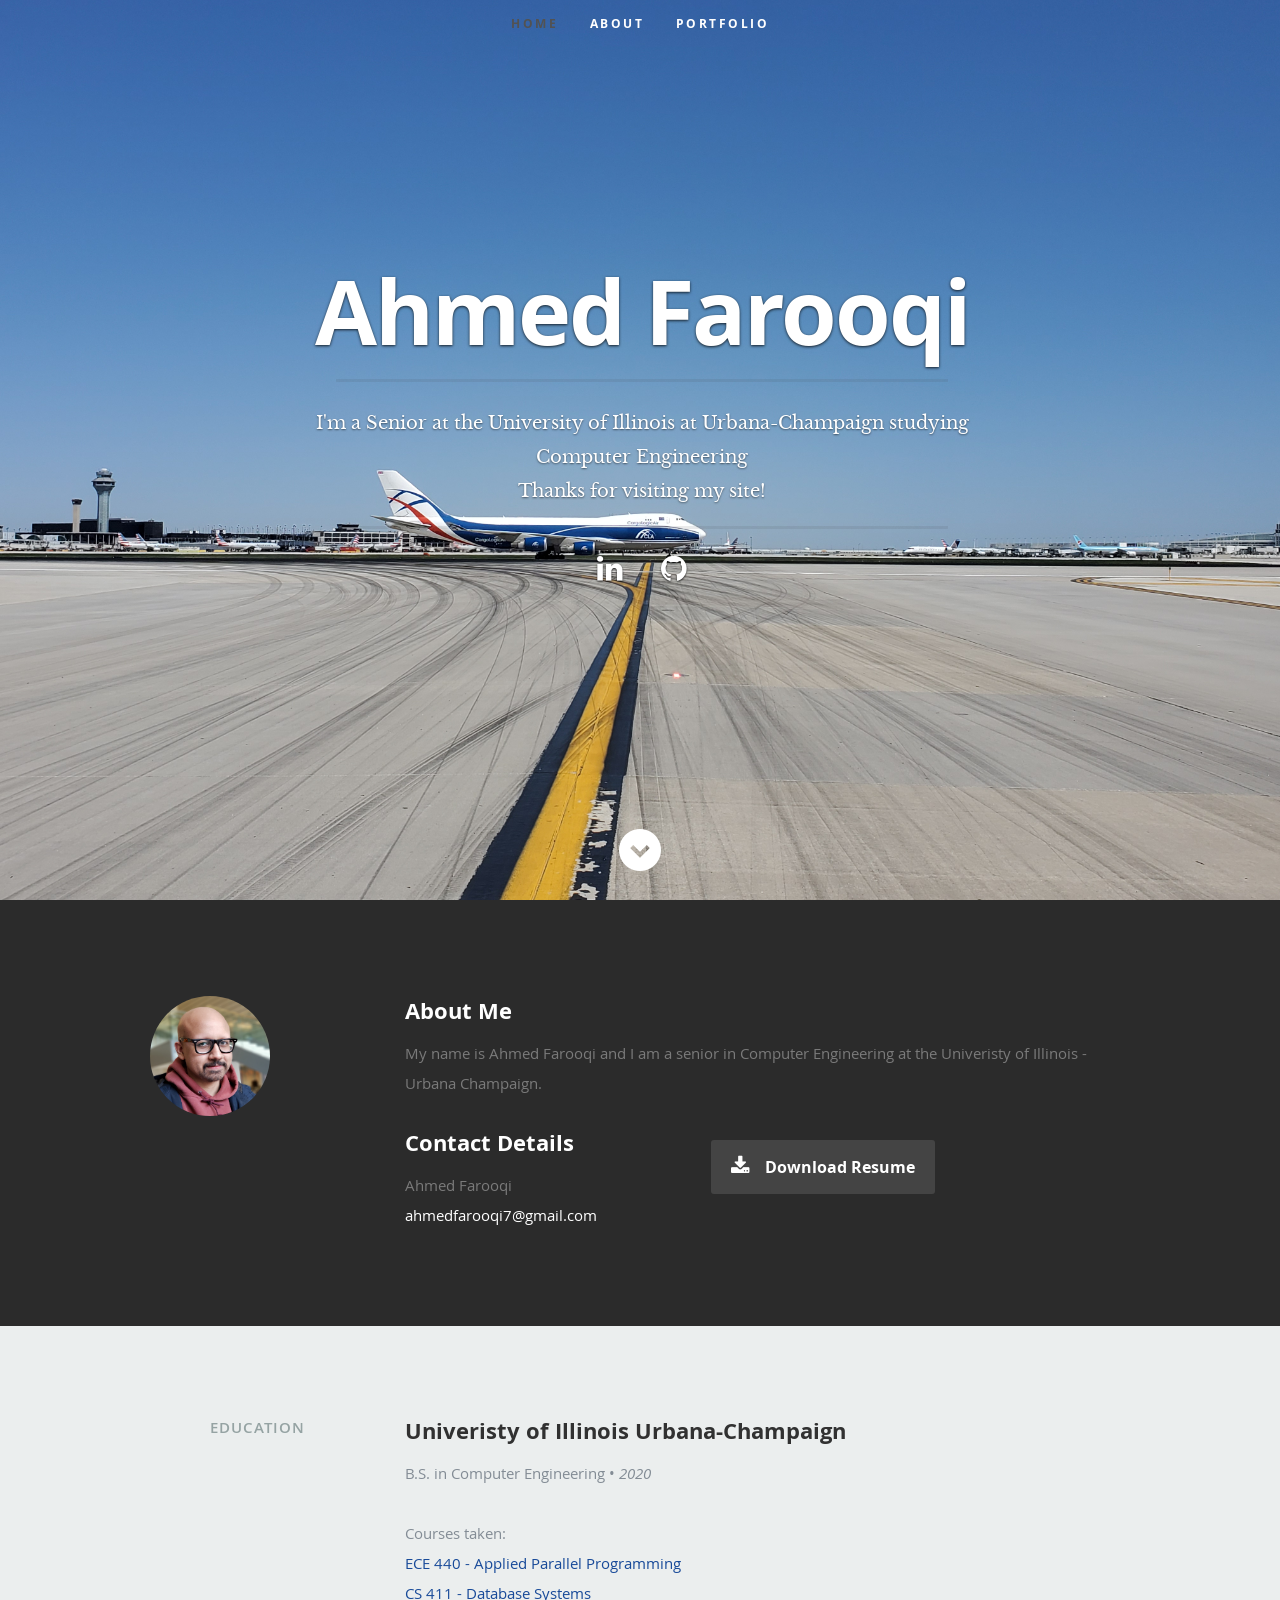
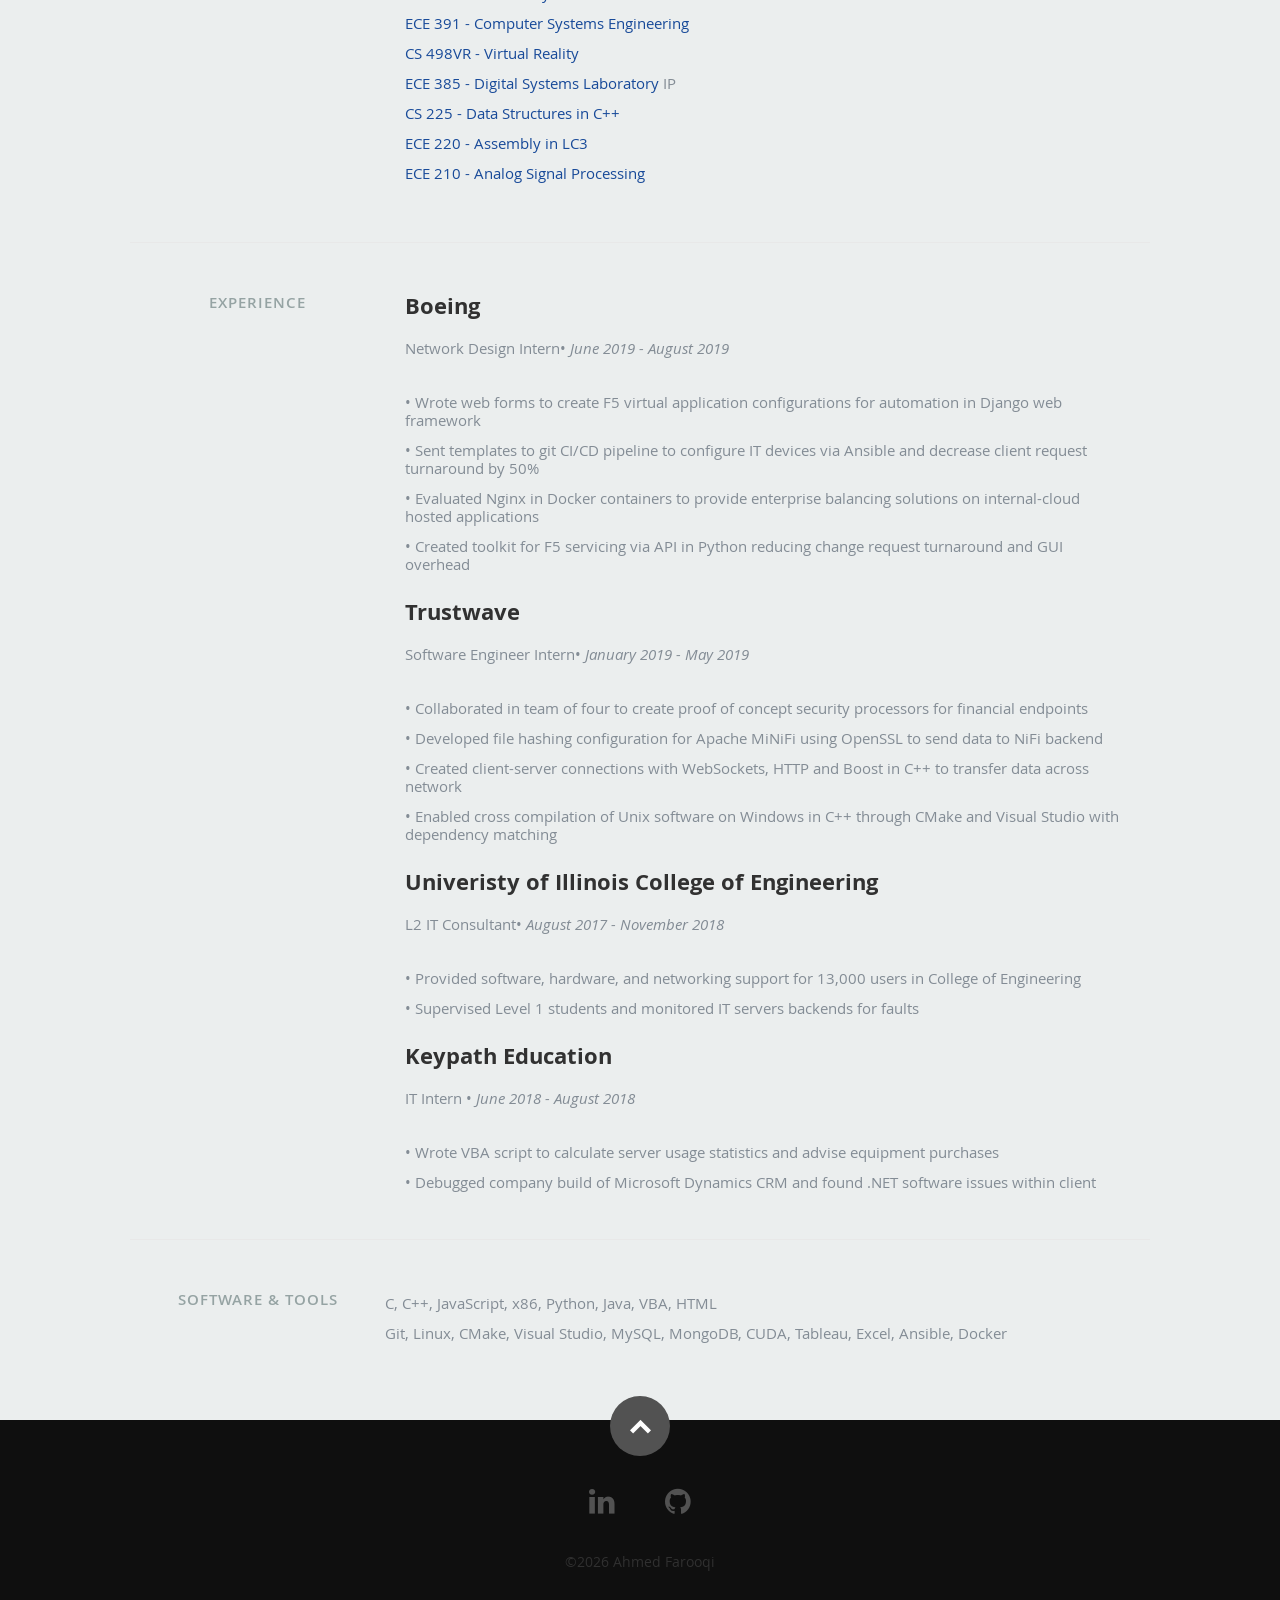
<file: index.html>
<!DOCTYPE html>

<html class="no-js" lang="en">
<head>
   
   <!--- Basic Page Needs
   ================================================== -->
   <meta charset="utf-8">
	<title>Ahmed Farooqi</title>
	<meta name="author" content="Ahmed Farooqi">

   <!-- Mobile Specific Metas
   ================================================== -->
	<meta name="viewport" content="width=device-width, initial-scale=1, maximum-scale=1">

	<!-- CSS
    ================================================== -->
   <link rel="stylesheet" href="css/default.css">
	<link rel="stylesheet" href="css/layout.css">
   <link rel="stylesheet" href="css/media-queries.css">
   <link rel="stylesheet" href="css/magnific-popup.css">

   <!-- Script
   ================================================== -->
	<script src="js/modernizr.js"></script>

   <!-- Favicons
	================================================== -->
   <link rel="shortcut icon" href="favicon.png" >
   
   <!-- Google Analytics
	================================================== -->
   <script async src="https://www.googletagmanager.com/gtag/js?id=UA-117464616-1"></script>
   <script>
      window.dataLayer = window.dataLayer || [];
      function gtag(){dataLayer.push(arguments);}
      gtag('js', new Date());
      gtag('config', 'UA-117464616-1');
   </script>

   <script>
      var captureOutboundLink = function(url) {
         ga('send', 'event', 'outbound', 'click', url, {
         'transport': 'beacon',
         'hitCallback': function(){document.location = url;}
         });
      }
   </script>

</head>

<body>

   <!-- Header
   ================================================== -->
   <header id="home">

      <nav id="nav-wrap">

         <a class="mobile-btn" href="#nav-wrap" title="Show navigation">Show navigation</a>
	      <a class="mobile-btn" href="#" title="Hide navigation">Hide navigation</a>

         <ul id="nav" class="nav">
            <li class="current"><a class="smoothscroll" href="#home">Home</a></li>
            <li><a class="smoothscroll" href="#about">About</a></li>
            <li><a class="smoothscroll" href="#portfolio">Portfolio</a></li>
				<!-- <ul class="social"> -->
    	        	<!-- <li><a href="https://www.linkedin.com/in/ahmedfarooqi/"><i class="fa fa-linkedin"></i></a></li> -->
					<!-- <li><a href="https://github.com/ahmedfarooqi"><i class="fa fa-github"></i></a></li> -->
            <!-- </ul> -->

			 
         </ul> <!-- end #nav -->

      </nav> <!-- end #nav-wrap -->

     <div class="row banner">
        <div class="banner-text">
            <h1 class="responsive-headline">Ahmed Farooqi</h1>
            <hr />
            <h3>
               <span>I'm a Senior at the University of Illinois at Urbana-Champaign studying Computer Engineering</span>
               <br>
               <span>Thanks for visiting my site!</span>
            </h3>
            <hr />
            <ul class="social">
               <li><a href="https://www.linkedin.com/in/ahmedfarooqi/"><i class="fa fa-linkedin"></i></a></li>
				   <li><a href="https://github.com/ahmedfarooqi"><i class="fa fa-github"></i></a></li>
           </ul>
        </div>
     </div>

      <p class="scrolldown">
         <a class="smoothscroll" href="#about"><i class="icon-down-circle"></i></a>
      </p>

   </header> <!-- Header End -->

   <!-- About Section
   ================================================== -->
   <section id="about">

      <div class="row">
         <div class="three columns">
            <img class="profile-pic"  src="images/profilepic.jpg" alt="" />
         </div>
         <div class="nine columns main-col">
            <h2>About Me</h2>
            <p>My name is Ahmed Farooqi and I am a senior in Computer Engineering at the Univeristy of Illinois - Urbana Champaign.</p>
            <div class="row">
               <div class="columns contact-details">
                  <h2>Contact Details</h2>
                  <p class="address">
						   <span>Ahmed Farooqi</span><br>
                     <span><a href="mailto:ahmedfarooqi7@gmail.com">ahmedfarooqi7@gmail.com</a></span>
					   </p>
               </div>
               <div class="columns download">
                  <p>
                     <!-- <a href="https://drive.google.com/file/d/1TG463LygHeCszk4GZvWo2BQZe4X8JQbE/view?usp=sharing" target="_blank" class="button"><i class="fa fa-download"></i>Download Resume</a> -->
                     <a href="https://drive.google.com/file/d/1TG463LygHeCszk4GZvWo2BQZe4X8JQbE/view?usp=sharing" target="_blank" class="button" onclick="captureOutboundLink('https://drive.google.com/file/d/1TG463LygHeCszk4GZvWo2BQZe4X8JQbE/view?usp=sharing'); return false;"><i class="fa fa-download"></i>Download Resume</a>
                  </p>
               </div>
			   </div>
         </div> <!-- end .main-col -->
      </div>

   </section> <!-- About Section End-->


   <!-- Resume Section
   ================================================== -->
   <section id="portfolio">

      <!-- Education
      ----------------------------------------------- -->
      <div class="row education">
         <div class="three columns header-col">
            <h1><span>Education</span></h1>
         </div>
         <div class="nine columns main-col">
            <div class="row item">
               <div class="twelve columns">
                  <h3>Univeristy of Illinois Urbana-Champaign</h3>
                  <p class="info">B.S. in Computer Engineering <span>&bull;</span> <em class="date">2020</em></p>
                  <p>
                     <div>Courses taken:</div>
                     <div><a>ECE 440 - Applied Parallel Programming</a></div>
                     <div><a>CS 411 - Database Systems</a></div>
                     <div><a>ECE 391 - Computer Systems Engineering</a></div>
                     <div><a>CS 498VR - Virtual Reality</a></div>	
                     <div><a>ECE 385 - Digital Systems Laboratory</a><span> IP</span></div>
                     <div><a>CS 225 - Data Structures in C++</a></div>
                     <div><a>ECE 220 - Assembly in LC3</a></div>
                     <div><a>ECE 210 - Analog Signal Processing</a></div>
                  </p>
               </div>
            </div> <!-- item end -->
         </div> <!-- main-col end -->
      </div> <!-- End Education -->


      <!-- Work
      ----------------------------------------------- -->
      <div class="row work">

         <div class="three columns header-col">
            <h1><span>Experience</span></h1>
         </div>
         <div class="nine columns main-col">
			   <div class="row item">
               <div class="twelve columns">
                  <h3>Boeing</h3>
                  <p class="info">Network Design Intern<span>&bull;</span> <em class="date">June 2019 - August 2019</em></p>
                  <ul>
                     <li>• Wrote web forms to create F5 virtual application configurations for automation in Django web framework</li>
                     <li>• Sent templates to git CI/CD pipeline to configure IT devices via Ansible and decrease client request turnaround by 50%</li>
                     <li>• Evaluated Nginx in Docker containers to provide enterprise balancing solutions on internal-cloud hosted applications</li>
                     <li>• Created toolkit for F5 servicing via API in Python reducing change request turnaround and GUI overhead </li>
                  </li>
               </div>
            </div> <!-- item end -->

			   <div class="row item">
               <div class="twelve columns">
                  <h3>Trustwave</h3>
                  <p class="info">Software Engineer Intern<span>&bull;</span> <em class="date">January 2019 - May 2019</em></p>
                  <ul>
                     <li>• Collaborated in team of four to create proof of concept security processors for financial endpoints </li>
                     <li>• Developed file hashing configuration for Apache MiNiFi using OpenSSL to send data to NiFi backend </li>
                     <li>• Created client-server connections with WebSockets, HTTP and Boost in C++ to transfer data across network </li>
                     <li>• Enabled cross compilation of Unix software on Windows in C++ through CMake and Visual Studio with dependency matching</li>
                  </ul>
               </div>
            </div> <!-- item end -->
			 
			   <div class="row item">
               <div class="twelve columns">
                  <h3>Univeristy of Illinois College of Engineering</h3>
                  <p class="info">L2 IT Consultant<span>&bull;</span> <em class="date">August 2017 - November 2018</em></p>
                  <ul>
                     <li>• Provided software, hardware, and networking support for 13,000 users in College of Engineering</li>
				         <li>• Supervised Level 1 students and monitored IT servers backends for faults</li>
                  </ul>
               </div>
            </div> <!-- item end -->

            <div class="row item">
               <div class="twelve columns">
                  <h3>Keypath Education</h3>
                  <p class="info">IT Intern <span>&bull;</span> <em class="date">June 2018 - August 2018</em></p>
                  <ul>
                     <li>• Wrote VBA script to calculate server usage statistics and advise equipment purchases</li>
                     <li>• Debugged company build of Microsoft Dynamics CRM and found .NET software issues within client</li>
                  </ul>
               </div>
            </div> <!-- item end -->
         </div> <!-- main-col end -->
      </div> <!-- End Work -->

      <!-- Skills
      ----------------------------------------------- -->
      <div class="row skill">
         <div class="three columns header-col">
           <h1><span>Software & Tools</span></h1>
         </div>
            C, C++, JavaScript, x86, Python, Java, VBA, HTML
         <div class="nine">
         <!-- <div class="three columns header-col"> -->
         <!-- <h1><span>Tools</span></h1> -->
        </div>Git, Linux, CMake, Visual Studio, MySQL, MongoDB, CUDA, Tableau, Excel, Ansible, Docker
            <div class="nine columns main-col">  
		      </div>
			</div> <!-- main-col end -->
      </div> <!-- End skills -->

   </section> <!-- Resume Section End-->

   <!-- footer
   ================================================== -->
   <footer>

      <div class="row">
         <div class="twelve columns">
            <ul class="social-links">
               <li><a href="https://www.linkedin.com/in/ahmedfarooqi/"><i class="fa fa-linkedin"></i></a></li>
   				<li><a href="https://github.com/ahmedfarooqi"><i class="fa fa-github"></i></a></li>
            </ul>
         </div>
         <ul class="copyright">
            <li>
               &copy;<script>new Date().getFullYear()>2010&&document.write(new Date().getFullYear());</script> 
               Ahmed Farooqi 
            </li>
         </ul>
         <div id="go-top"><a class="smoothscroll" title="Back to Top" href="#home"><i class="icon-up-open"></i></a></div>
      </div>

   </footer> <!-- Footer End-->

   <!-- Java Script
   ================================================== -->
   <script src="http://ajax.googleapis.com/ajax/libs/jquery/1.10.2/jquery.min.js"></script>
   <script>window.jQuery || document.write('<script src="js/jquery-1.10.2.min.js"><\/script>')</script>
   <script type="text/javascript" src="js/jquery-migrate-1.2.1.min.js"></script>
   <script src="js/jquery.flexslider.js"></script>
   <script src="js/waypoints.js"></script>
   <script src="js/jquery.fittext.js"></script>
   <script src="js/magnific-popup.js"></script>
   <script src="js/init.js"></script>

</body>

</html>
</file>
<file: css/default.css>
/*


TOC:
a. Webfonts and Icon fonts
b. Reset
c. Default Styles
   1. Basic
   2. Typography
   3. Links
   4. Images
   5. Buttons
   6. Forms
d. Grid
e. Others
   1. Clearing
   2. Misc

=====================================================================  */

/* ------------------------------------------------------------------ */
/* a. Webfonts and Icon fonts
 ------------------------------------------------------------------ */

@import url("fonts.css");
@import url("fontello/css/fontello.css");
@import url("font-awesome/css/font-awesome.min.css");

/* ------------------------------------------------------------------
/* b. Reset
      Adapted from:
      Normalize.css - https://github.com/necolas/normalize.css/
      HTML5 Doctor Reset - html5doctor.com/html-5-reset-stylesheet/
/* ------------------------------------------------------------------ */

html, body, div, span, object, iframe,
h1, h2, h3, h4, h5, h6, p, blockquote, pre,
abbr, address, cite, code,
del, dfn, em, img, ins, kbd, q, samp,
small, strong, sub, sup, var,
b, i,
dl, dt, dd, ol, ul, li,
fieldset, form, label, legend,
table, caption, tbody, tfoot, thead, tr, th, td,
article, aside, canvas, details, figcaption, figure,
footer, header, hgroup, menu, nav, section, summary,
time, mark, audio, video {
   margin: 0;
   padding: 0;
   border: 0;
   outline: 0;
   font-size: 100%;
   vertical-align: baseline;
   background: transparent;
}

article,aside,details,figcaption,figure,
footer,header,hgroup,menu,nav,section {
   display: block;
}

audio,
canvas,
video {
   display: inline-block;
}

audio:not([controls]) {
   display: none;
   height: 0;
}

[hidden] { display: none; }

code, kbd, pre, samp {
   font-family: monospace, serif;
   font-size: 1em;
}

pre {
   white-space: pre;
   white-space: pre-wrap;
   word-wrap: break-word;
}

blockquote, q { quotes: &#8220 &#8220; }

blockquote:before, blockquote:after,
q:before, q:after {
   content: '';
   content: none;
}

ins {
   background-color: #ff9;
   color: #000;
   text-decoration: none;
}

mark {
   background-color: #A7F4F6;
   color: #555;
}

del { text-decoration: line-through; }

abbr[title], dfn[title] {
   border-bottom: 1px dotted;
   cursor: help;
}

table {
   border-collapse: collapse;
   border-spacing: 0;
}


/* ------------------------------------------------------------------ */
/* c. Default and Basic Styles
      Adapted from:
      Skeleton CSS Framework - http://www.getskeleton.com/
      Typeplate Typographic Starter Kit - http://typeplate.com/
/* ------------------------------------------------------------------ */

/*  1. Basic  ------------------------------------------------------- */

*,
*:before,
*:after {
   -moz-box-sizing: border-box;
   -webkit-box-sizing: border-box;
   box-sizing: border-box;
}

html {
   font-size: 62.5%;
   -webkit-font-smoothing: antialiased;
}

body {
   background: #fff;
   font-family: 'opensans-regular', sans-serif;
   font-weight: normal;
   font-size: 15px;
   line-height: 30px;
	color: #838C95;

   -webkit-font-smoothing: antialiased; /* Fix for webkit rendering */
	-webkit-text-size-adjust: 100%;
}

/*  2. Typography
       Vertical rhythm with leading derived from 6
--------------------------------------------------------------------- */

h1, h2, h3, h4, h5, h6 {
   color: #313131;
	font-family: 'opensans-bold', sans-serif;
   font-weight: normal;
}
h1 a, h2 a, h3 a, h4 a, h5 a, h6 a { font-weight: inherit; }
h1 { font-size: 38px; line-height: 42px; margin-bottom: 12px; letter-spacing: -1px; }
h2 { font-size: 28px; line-height: 36px; margin-bottom: 6px; }
h3 { font-size: 22px; line-height: 30px; margin-bottom: 12px; }
h4 { font-size: 20px; line-height: 30px; margin-bottom: 6px; }
h5 { font-size: 18px; line-height: 30px; }
h6 { font-size: 14px; line-height: 30px; }
.subheader { }

p { margin: 0 0 30px 0; }
p img { margin: 0; }
p.lead {
   font: 19px/36px 'opensans-light', sans-serif;
   margin-bottom: 18px;
}

/* for 'em' and 'strong' tags, font-size and line-height should be same with
the body tag due to rendering problems in some browsers */
em { font: 15px/30px 'opensans-italic', sans-serif; }
strong, b { font: 15px/30px 'opensans-bold', sans-serif; }
small { font-size: 11px; line-height: inherit; }

/*	Blockquotes */
blockquote {
   margin: 30px 0px;
   padding-left: 40px;
   position: relative;
}
blockquote:before {
   content: "\201C";
   opacity: 0.45;
   font-size: 80px;
   line-height: 0px;
   margin: 0;
   font-family: arial, sans-serif;

   position: absolute;
   top:  30px;
	left: 0;
}
blockquote p {
   font-family: 'librebaskerville-italic', serif;
   padding: 0;
   font-size: 18px;
   line-height: 36px;
}
blockquote cite {
   display: block;
   font-size: 12px;
   font-style: normal;
   line-height: 18px;
}
blockquote cite:before { content: "\2014 \0020"; }
blockquote cite a,
blockquote cite a:visited { color: #8B9798; border: none }

/* ---------------------------------------------------------------------
/*  Pull Quotes Markup
/*
    <aside class="pull-quote">
		<blockquote>
			<p></p>
		</blockquote>
	 </aside>
/*
/* --------------------------------------------------------------------- */
.pull-quote {
   position: relative;
	padding: 18px 30px 18px 0px;
}
.pull-quote:before,
.pull-quote:after {
	height: 1em;
	opacity: 0.45;
	position: absolute;
	font-size: 80px;
   font-family: Arial, Sans-Serif;
}
.pull-quote:before {
	content: "\201C";
	top:  33px;
	left: 0;
}
.pull-quote:after {
	content: '\201D';
	bottom: -33px;
	right: 0;
}
.pull-quote blockquote {
   margin: 0;
}
.pull-quote blockquote:before {
   content: none;
}

/* Abbreviations */
abbr {
   font-family: 'opensans-bold', sans-serif;
	font-variant: small-caps;
	text-transform: lowercase;
   letter-spacing: .5px;
	color: gray;
}
abbr:hover { cursor: help; }

/* drop cap */
.drop-cap:first-letter {
	float: left;
	margin: 0;
	padding: 14px 6px 0 0;
	font-size: 84px;
	font-family: /* Copperplate */ 'opensans-bold', sans-serif;
   line-height: 60px;
	text-indent: 0;
	background: transparent;
	color: inherit;
}

hr { border-color: rgb(0, 0, 0); border-width: 3px 0 0; clear: both; margin: 11px 0 30px; height: 0;}


/*  3. Links  ------------------------------------------------------- */

a, a:visited {
   text-decoration: none;
   outline: 0;
   color:rgb(24, 74, 153);

   -webkit-transition: color .3s ease-in-out;
   -moz-transition: color .3s ease-in-out;
   -o-transition: color .3s ease-in-out;
   transition: color .3s ease-in-out;
}
a:hover, a:focus { color: #313131; }
p a, p a:visited { line-height: inherit; }


/*  4. List  --------------------------------------------------------- */

ul, ol { margin-bottom: 24px; margin-top: 12px; }
ul { list-style: none outside; }
ol { list-style: decimal; }
ol, ul.square, ul.circle, ul.disc { margin-left: 30px; }
ul.square { list-style: square outside; }
ul.circle { list-style: circle outside; }
ul.disc { list-style: disc outside; }
ul ul, ul ol,
ol ol, ol ul { margin: 6px 0 6px 30px; }
ul ul li, ul ol li,
ol ol li, ol ul li { margin-bottom: 6px; }
li { line-height: 18px; margin-bottom: 12px; }
ul.large li { }
li p { }

/* ---------------------------------------------------------------------
/*  Stats Tab Markup

    <ul class="stats-tabs">
		<li><a href="#">[value]<b>[name]</b></a></li>
	 </ul>

    Extend this object into your markup.
/*
/* --------------------------------------------------------------------- */
.stats-tabs {
   padding: 0;
   margin: 24px 0;
}
.stats-tabs li {
	display: inline-block;
	margin: 0 10px 18px 0;
	padding: 0 10px 0 0;
	border-right: 1px solid #ccc;
}
.stats-tabs li:last-child {
	margin: 0;
	padding: 0;
	border: none;
}
.stats-tabs li a {
	display: inline-block;
	font-size: 22px;
	font-family: 'opensans-bold', sans-serif;
   border: none;
   color: #313131;
}
.stats-tabs li a:hover {
   color:#11ABB0;
}
.stats-tabs li a b {
	display: block;
	margin: 6px 0 0 0;
	font-size: 13px;
	font-family: 'opensans-regular', sans-serif;
   color: #8B9798;
}

/* definition list */
dl { margin: 12px 0; }
dt { margin: 0; color:#11ABB0; }
dd { margin: 0 0 0 20px; }

/* Lining Definition Style Markup */
.lining dt,
.lining dd {
	display: inline;
	margin: 0;
}
.lining dt + dt:before,
.lining dd + dt:before {
	content: "\A";
	white-space: pre;
}
.lining dd + dd:before {
	content: ", ";
}
.lining dd:before {
	content: ": ";
	margin-left: -0.2em;
}

/* Dictionary Definition Style Markup */
.dictionary-style dt {
	display: inline;
	counter-reset: definitions;
}
.dictionary-style dt + dt:before {
	content: ", ";
	margin-left: -0.2em;
}
.dictionary-style dd {
	display: block;
	counter-increment: definitions;
}
.dictionary-style dd:before {
	content: counter(definitions, decimal) ". ";
}

/* Pagination */
.pagination {
   margin: 36px auto;
   text-align: center;
}
.pagination ul li {
   display: inline-block;
   margin: 0;
   padding: 0;
}
.pagination .page-numbers {
   font: 15px/18px 'opensans-bold', sans-serif;
   display: inline-block;
   padding: 6px 10px;
   margin-right: 3px;
   margin-bottom: 6px;
	color: #6E757C;
	background-color: #E6E8EB;

	-webkit-transition: all 200ms ease-in-out;
	-moz-transition: all 200ms ease-in-out;
	-o-transition: all 200ms ease-in-out;
	-ms-transition: all 200ms ease-in-out;
	transition: all 200ms ease-in-out;

   -moz-border-radius: 3px;
   -webkit-border-radius: 3px;
   -khtml-border-radius: 3px;
	border-radius: 3px;
}
.pagination .page-numbers:hover {
   background: #838A91;
   color: #fff;
}
.pagination .current,
.pagination .current:hover {
   background-color: #11ABB0;
   color: #fff;
}
.pagination .inactive,
.pagination .inactive:hover {
   background-color: #E6E8EB;
	color: #A9ADB2;
}
.pagination .prev, .pagination .next {}

/*  5. Images  --------------------------------------------------------- */

img {
   max-width: 100%;
   height: auto;
}
img.pull-right { margin: 12px 0px 0px 18px; }
img.pull-left { margin: 12px 18px 0px 0px; }

/*  6. Buttons  --------------------------------------------------------- */

.button,
.button:visited,
button,
input[type="submit"],
input[type="reset"],
input[type="button"] {
   font: 16px/30px 'opensans-bold', sans-serif;
   background: #11ABB0;
   display: inline-block;
	text-decoration: none;
   letter-spacing: 0;
   color: #fff;
	padding: 12px 20px;
	margin-bottom: 18px;
   border: none;
   cursor: pointer;
   height: auto;

   -webkit-transition: all .2s ease-in-out;
	-moz-transition: all .2s ease-in-out;
	-o-transition: all .2s ease-in-out;
	-ms-transition: all .2s ease-in-out;
	transition: all .2s ease-in-out;

   -moz-border-radius: 3px;
   -webkit-border-radius: 3px;
   -khtml-border-radius: 3px;
   border-radius: 3px;
}

.button:hover,
button:hover,
input[type="submit"]:hover,
input[type="reset"]:hover,
input[type="button"]:hover {
   background: #3d4145;
   color: #fff;
}

.button:active,
button:active,
input[type="submit"]:active,
input[type="reset"]:active,
input[type="button"]:active {
   background: #3d4145;
   color: #fff;
}

.button.full-width,
button.full-width,
input[type="submit"].full-width,
input[type="reset"].full-width,
input[type="button"].full-width {
	width: 100%;
	padding-left: 0 !important;
	padding-right: 0 !important;
	text-align: center;
}

/* Fix for odd Mozilla border & padding issues */
button::-moz-focus-inner,
input::-moz-focus-inner {
    border: 0;
    padding: 0;
}


/*  7. Forms  --------------------------------------------------------- */

form { margin-bottom: 24px; }
fieldset { margin-bottom: 24px; }

input[type="text"],
input[type="password"],
input[type="email"],
textarea,
select {
   display: block;
   padding: 18px 15px;
   margin: 0 0 24px 0;
   border: 0;
   outline: none;
   vertical-align: middle;
   min-width: 225px;
	max-width: 100%;
   font-size: 15px;
   line-height: 24px;
	color: #647373;
	background: #D3D9D9;

}

/* select { padding: 0;
   width: 220px;
   } */

input[type="text"]:focus,
input[type="password"]:focus,
input[type="email"]:focus,
textarea:focus {
   color: #B3B7BC;
	background-color: #3d4145;
}

textarea { min-height: 220px; }

label,
legend {
   font: 16px/24px 'opensans-bold', sans-serif;
	margin: 12px 0;
   color: #3d4145;
   display: block;
}
label span,
legend span {
	color: #8B9798;
   font: 14px/24px 'opensans-regular', sans-serif;
}

input[type="checkbox"],
input[type="radio"] {
    font-size: 15px;
    color: #737373;
}

input[type="checkbox"] { display: inline; }

/* ------------------------------------------------------------------ */
/* d. Grid
---------------------------------------------------------------------
   gutter = 40px.
/* ------------------------------------------------------------------ */

/* default
--------------------------------------------------------------- */
.row {
   width: 96%;
   max-width: 1020px;
   margin: 0 auto;
}
/* fixed width for IE8 */
.ie .row { width: 1000px ; }

.narrow .row { max-width: 980px; }

.row .row { width: auto; max-width: none; margin: 0 -20px; }

/* row clearing */
.row:before,
.row:after {
    content: " ";
    display: table;
}
.row:after {
    clear: both;
}

.column, .columns {
   position: relative;
   padding: 0 20px;
   min-height: 1px;
   float: left;
}
.column.centered, .columns.centered  {
    float: none;
    margin: 0 auto;
}

/* removed gutters */
.row.collapsed > .column,
.row.collapsed > .columns,
.column.collapsed, .columns.collapsed  { padding: 0; }

[class*="column"] + [class*="column"]:last-child { float: right; }
[class*="column"] + [class*="column"].end { float: right; }

/* column widths */
.row .one         { width: 8.33333%; }
.row .two         { width: 16.66667%; }
.row .three       { width: 25%; }
.row .four        { width: 33.33333%; }
.row .five        { width: 41.66667%; }
.row .six         { width: 50%; }
.row .seven       { width: 58.33333%; }
.row .eight       { width: 66.66667%; }
.row .nine        { width: 75%; }
.row .ten         { width: 83.33333%; }
.row .eleven      { width: 91.66667%; }
.row .twelve      { width: 100%; }

/* Offsets */
.row .offset-1    { margin-left: 8.33333%; }
.row .offset-2    { margin-left: 16.66667%; }
.row .offset-3    { margin-left: 25%; }
.row .offset-4    { margin-left: 33.33333%; }
.row .offset-5    { margin-left: 41.66667%; }
.row .offset-6    { margin-left: 50%; }
.row .offset-7    { margin-left: 58.33333%; }
.row .offset-8    { margin-left: 66.66667%; }
.row .offset-9    { margin-left: 75%; }
.row .offset-10   { margin-left: 83.33333%; }
.row .offset-11   { margin-left: 91.66667%; }

/* Push/Pull */
.row .push-1      { left: 8.33333%; }
.row .pull-1      { right: 8.33333%; }
.row .push-2      { left: 16.66667%; 	}
.row .pull-2      { right: 16.66667%; }
.row .push-3      { left: 25%; }
.row .pull-3      { right: 25%;	}
.row .push-4      { left: 33.33333%; }
.row .pull-4      { right: 33.33333%; }
.row .push-5      { left: 41.66667%; }
.row .pull-5      { right: 41.66667%; }
.row .push-6      { left: 50%; }
.row .pull-6      { right: 50%; }
.row .push-7      { left: 58.33333%; }
.row .pull-7      { right: 58.33333%; }
.row .push-8      { left: 66.66667%; 	}
.row .pull-8      { right: 66.66667%; }
.row .push-9      { left: 75%; }
.row .pull-9      { right: 75%; }
.row .push-10     { left: 83.33333%; }
.row .pull-10     { right: 83.33333%; }
.row .push-11     { left: 91.66667%; }
.row .pull-11     { right: 91.66667%; }

/* block grids
--------------------------------------------------------------------- */
.bgrid-sixths [class*="column"]   { width: 16.66667%; }
.bgrid-quarters [class*="column"] { width: 25%; }
.bgrid-thirds [class*="column"]   { width: 33.33333%; }
.bgrid-halves [class*="column"]   { width: 50%; }

[class*="bgrid"] [class*="column"] + [class*="column"]:last-child { float: left; }

/* Left clearing for block grid columns - columns that changes width in
different screen sizes. Allows columns with different heights to align
properly.
--------------------------------------------------------------------- */
.first { clear: left; }   /* first column in default screen */
.s-first { clear: none; } /* first column in smaller screens */

/* smaller screens
--------------------------------------------------------------- */
@media only screen and (max-width: 900px) {

   /* block grids on small screens */
   .s-bgrid-sixths [class*="column"]   { width: 16.66667%; }
   .s-bgrid-quarters [class*="column"] { width: 25%; }
   .s-bgrid-thirds [class*="column"]   { width: 33.33333%; }
   .s-bgrid-halves [class*="column"]   { width: 50%; }

   /* block grids left clearing */
   .first { clear: none; }
   .s-first { clear: left; }

}

/* mobile wide/smaller tablets
--------------------------------------------------------------- */
@media only screen and (max-width: 767px) {

   .row {
	   width: 460px;
	   margin: 0 auto;
      padding: 0;
	}
   .column, .columns {
	   width: auto !important;
	   float: none;
	   margin-left: 0;
	   margin-right: 0;
      padding: 0 30px;
   }
   .row .row { width: auto; max-width: none; margin: 0 -30px; }

   [class*="column"] + [class*="column"]:last-child { float: none; }
   [class*="bgrid"] [class*="column"] + [class*="column"]:last-child { float: none; }

   /* Offsets */
   .row .offset-1    { margin-left: 0%; }
   .row .offset-2    { margin-left: 0%; }
   .row .offset-3    { margin-left: 0%; }
   .row .offset-4    { margin-left: 0%; }
   .row .offset-5    { margin-left: 0%; }
   .row .offset-6    { margin-left: 0%; }
   .row .offset-7    { margin-left: 0%; }
   .row .offset-8    { margin-left: 0%; }
   .row .offset-9    { margin-left: 0%; }
   .row .offset-10   { margin-left: 0%; }
   .row .offset-11   { margin-left: 0%; }
}

/* mobile narrow
--------------------------------------------------------------- */
@media only screen and (max-width: 460px) {

   .row { width: auto; }

}

/* larger screens
--------------------------------------------------------------- */
@media screen and (min-width: 1200px) {

   .wide .row { max-width: 1180px; }

}

/* ------------------------------------------------------------------ */
/* e. Others
/* ------------------------------------------------------------------ */

/*  1. Clearing
    (http://nicolasgallagher.com/micro-clearfix-hack/
--------------------------------------------------------------------- */

.cf:before,
.cf:after {
    content: " ";
    display: table;
}
.cf:after {
    clear: both;
}

/*  2. Misc -------------------------------------------------------- */

.remove-bottom { margin-bottom: 0 !important; }
.half-bottom { margin-bottom: 12px !important; }
.add-bottom { margin-bottom: 24px !important; }
.no-border { border: none; }

.text-center  { text-align: center !important; }
.text-left    { text-align: left !important; }
.text-right   { text-align: right !important; }
.pull-left    { float: left !important; }
.pull-right   { float: right !important; }
.align-center {
	margin-left: auto !important;
	margin-right: auto !important;
	text-align: center !important;
}
</file>
<file: css/layout.css>
/*


   TOC:
   a. General Styles
   b. Header Styles
   c. About Section
   d. Resume Section
   e. Portfolio Section
   f. Call To Action Section
   g. Testimonials Section
   h. Contact Section
   i. Footer

===================================================================== */

/* ------------------------------------------------------------------ */
/* a. General Styles
/* ------------------------------------------------------------------ */

body { background: #0f0f0f; }

/* ------------------------------------------------------------------ */
/* b. Header Styles
/* ------------------------------------------------------------------ */

header {
   position: relative;
   height: 800px;
   min-height: 500px;
   width: 100%;
   background: #161415 url(../images/header-background.jpg) no-repeat top center;
   background-size: cover !important;
	-webkit-background-size: cover !important;
   text-align: center;
   overflow: hidden;
}

/* vertically center banner section */
header:before {
   content: '';
   display: inline-block;
   vertical-align: middle;
   height: 100%;
}
header .banner {
   display: inline-block;
   vertical-align: middle;
   margin: 0 auto;
   width: 85%;
   padding-bottom: 30px;
   text-align: center;
}

header .banner-text { width: 100%; }
header .banner-text h1 {
   font: 90px/1.1em 'opensans-bold', sans-serif;
   color: #fff;
   letter-spacing: -2px;
   margin: 0 auto 18px auto;
   text-shadow: 0px 1px 3px rgba(0, 0, 0, .8);
}
header .banner-text h3 {
   font: 18px/1.9em 'librebaskerville-regular', serif;
   color: #A8A8A8;
   margin: 0 auto;
   width: 70%;
   text-shadow: 0px 1px 2px rgba(0, 0, 0, .5);
}
header .banner-text h3 span,
header .banner-text h3 a {
   color: #fff;
}
header .banner-text hr {
   width: 60%;
   margin: 18px auto 24px auto;
   border-color: #2F2D2E;
   border-color: rgba(150, 150, 150, .1);
}

/* header social links */
header .social {
   margin: 24px 0;
   padding: 0;
   font-size: 30px;
   text-shadow: 0px 1px 2px rgba(0, 0, 0, .8);
}
header .social li {
   display: inline-block;
   margin: 0 15px;
   padding: 0;
}
header .social li a { color: #fff; }
header .social li a:hover { color: #525252; }

/* scrolldown link */
header .scrolldown a {
   position: absolute;
   bottom: 30px;
   left: 50%;
   margin-left: -29px;
   color: #fff;
   display: block;
   height: 42px;
   width: 42px;
   font-size: 42px;
   line-height: 42px;
   color: #fff;
   border-radius: 100%;

   -webkit-transition: all .3s ease-in-out;
   -moz-transition: all .3s ease-in-out;
   -o-transition: all .3s ease-in-out;
   transition: all .3s ease-in-out;
}
header .scrolldown a:hover { color: #11ABB0; }

/* primary navigation
--------------------------------------------------------------------- */
#nav-wrap ul, #nav-wrap li, #nav-wrap a {
	 margin: 0;
	 padding: 0;
	 border: none;
	 outline: none;
}

/* nav-wrap */
#nav-wrap {
   font: 12px 'opensans-bold', sans-serif;
   width: 100%;
   text-transform: uppercase;
   letter-spacing: 2.5px;
   margin: 0 auto;
   z-index: 100;
   position: fixed;
   left: 0;
   top: 0;
}
.opaque { background-color: #333; }

/* hide toggle button */
#nav-wrap > a.mobile-btn { display: none; }

ul#nav {
   min-height: 48px;
   width: auto;

   /* center align the menu */
   text-align: center;
}
ul#nav li {
   position: relative;
   list-style: none;
   height: 48px;
   display: inline-block;
}

/* Links */
ul#nav li a {

/* 8px padding top + 8px padding bottom + 32px line-height = 48px */

   display: inline-block;
   padding: 8px 13px;
   line-height: 32px;
	text-decoration: none;
   text-align: left;
   color: #fff;

	-webkit-transition: color .2s ease-in-out;
	-moz-transition: color .2s ease-in-out;
	-o-transition: color .2s ease-in-out;
	-ms-transition: color .2s ease-in-out;
	transition: color .2s ease-in-out;
}

ul#nav li a:active { background-color: transparent !important; }
ul#nav li.current a { color: #525252; }
/* ul#nav li.current a { color: #ff4d00; } */


/* ------------------------------------------------------------------ */
/* c. About Section
/* ------------------------------------------------------------------ */

#about {
   background: #2B2B2B;
   padding-top: 96px;
   padding-bottom: 66px;
   overflow: hidden;
}

#about a, #about a:visited  { color: #fff; }
#about a:hover, #about a:focus { color: #11ABB0; }

#about h2 {
   font: 22px/30px 'opensans-bold', sans-serif;
   color: #fff;
   margin-bottom: 12px;
}
#about p {
   line-height: 30px;
   color: #7A7A7A;
}
#about .profile-pic {
   position: relative;
   width: 120px;
   height: 120px;
   border-radius: 100%;
}
#about .contact-details { width: 41.66667%; }
#about .download {
   width: 58.33333%;
   padding-top: 6px;
}
#about .main-col { padding-right: 5%; }
#about .download .button {
   margin-top: 6px;
   background: #444;
}
#about .download .button:hover {
   background: #fff;
   color: #2B2B2B;
}
#about .download .button i {
   margin-right: 15px;
   font-size: 20px;
}


/* ------------------------------------------------------------------ */
/* d. Resume Section
/* ------------------------------------------------------------------ */

#resume {
   background: #fff;
   padding-top: 90px;
   padding-bottom: 72px;
   overflow: hidden;
}

#resume a, #resume a:visited  { color: #11ABB0; }
#resume a:hover, #resume a:focus { color: #313131; }

#resume h1 {
   font: 18px/24px 'opensans-bold', sans-serif;
   text-transform: uppercase;
   letter-spacing: 1px;
}
#resume h1 span {
   border-bottom: 3px solid #525252;
   padding-bottom: 6px;
}
#resume h3 {
   font: 25px/30px 'opensans-bold', sans-serif;
}

#resume .header-col { padding-top: 9px; }
#resume .main-col { padding-right: 10%; }

.education, .work {
   margin-bottom: 48px;
   padding-bottom: 24px;
   border-bottom: 1px solid #E8E8E8;
}
#resume .info {
   font: 16px/24px 'librebaskerville-italic', serif;
   color: #6E7881;
   margin-bottom: 18px;
   margin-top: 9px;
}
#resume .info span {
   margin-right: 5px;
   margin-left: 5px;
}
#resume .date {
   font: 15px/24px 'opensans-regular', sans-serif;
   margin-top: 6px;
}

/*----------------------------------------------*/
/*	Skill Bars
/*----------------------------------------------*/

.bars {
	width: 95%;
	float: left;
	padding: 0;
	text-align: left;
}
.bars .skills {
  	margin-top: 36px;
   list-style: none;
}
.bars li {
   position: relative;
  	margin-bottom: 60px;
  	background: #ccc;
  	height: 42px;
  	border-radius: 3px;
}
.bars li em {
	font: 15px 'opensans-bold', sans-serif;
   color: #313131;
	text-transform: uppercase;
   letter-spacing: 2px;
	font-weight: normal;
   position: relative;
	top: -36px;
}
.bar-expand {
   position: absolute;
   left: 0;
   top: 0;

   margin: 0;
   padding-right: 24px;
  	background: #313131;
   display: inline-block;
  	height: 42px;
   line-height: 42px;
   border-radius: 3px 0 0 3px;
}

.photoshop {
  	width: 60%;
  	-moz-animation: photoshop 2s ease;
  	-webkit-animation: photoshop 2s ease;
}
.illustrator {
  	width: 55%;
  	-moz-animation: illustrator 2s ease;
  	-webkit-animation: illustrator 2s ease;
}
.wordpress {
  	width: 50%;
  	-moz-animation: wordpress 2s ease;
  	-webkit-animation: wordpress 2s ease;
}
.css {
  	width: 90%;
  	-moz-animation: css 2s ease;
  	-webkit-animation: css 2s ease;
}
.html5 {
  	width: 80%;
  	-moz-animation: html5 2s ease;
  	-webkit-animation: html5 2s ease;
}
.jquery {
  	width: 50%;
  	-moz-animation: jquery 2s ease;
  	-webkit-animation: jquery 2s ease;
}

@-moz-keyframes photoshop {
  0%   { width: 0px;  }
  100% { width: 60%;  }
}
@-moz-keyframes illustrator {
  0%   { width: 0px;  }
  100% { width: 55%;  }
}
@-moz-keyframes wordpress {
  0%   { width: 0px;  }
  100% { width: 50%;  }
}
@-moz-keyframes css {
  0%   { width: 0px;  }
  100% { width: 90%;  }
}
@-moz-keyframes html5 {
  0%   { width: 0px;  }
  100% { width: 80%;  }
}
@-moz-keyframes jquery {
  0%   { width: 0px;  }
  100% { width: 50%;  }
}

@-webkit-keyframes photoshop {
  0%   { width: 0px;  }
  100% { width: 60%;  }
}
@-webkit-keyframes illustrator {
  0%   { width: 0px;  }
  100% { width: 55%;  }
}
@-webkit-keyframes wordpress {
  0%   { width: 0px;  }
  100% { width: 50%;  }
}
@-webkit-keyframes css {
  0%   { width: 0px;  }
  100% { width: 90%;  }
}
@-webkit-keyframes html5 {
  0%   { width: 0px;  }
  100% { width: 80%;  }
}
@-webkit-keyframes jquery {
  0%   { width: 0px;  }
  100% { width: 50%;  }
}

/* ------------------------------------------------------------------ */
/* e. Portfolio Section
/* ------------------------------------------------------------------ */

#portfolio {
   background: #ebeeee;
   padding-top: 90px;
   padding-bottom: 60px;
}
#portfolio h1 {
   font: 15px/24px 'opensans-semibold', sans-serif;
   text-transform: uppercase;
   letter-spacing: 1px;
   text-align: center;
   margin-bottom: 48px;
   color: #95A3A3;
}

/* Portfolio Content */
#portfolio-wrapper .columns { margin-bottom: 36px; }
.portfolio-item .item-wrap {
   background: #fff;
   overflow: hidden;
   position: relative;

   -webkit-transition: all 0.3s ease-in-out;
	-moz-transition: all 0.3s ease-in-out;
	-o-transition: all 0.3s ease-in-out;
	-ms-transition: all 0.3s ease-in-out;
	transition: all 0.3s ease-in-out;
}
.portfolio-item .item-wrap a {
   display: block;
   cursor: pointer;
}

/* overlay */
.portfolio-item .item-wrap .overlay {
   position: absolute;
   left: 0;
   top: 0;
   width: 100%;
   height: 100%;

	opacity: 0;
	-moz-opacity: 0;
	filter:alpha(opacity=0);

   -webkit-transition: opacity 0.3s ease-in-out;
	-moz-transition: opacity 0.3s ease-in-out;
	-o-transition: opacity 0.3s ease-in-out;
	transition: opacity 0.3s ease-in-out;

   background: url(../images/overlay-bg.png) repeat;
}
.portfolio-item .item-wrap .link-icon {
   display: block;
   color: #fff;
   height: 30px;
   width: 30px;
   font-size: 18px;
   line-height: 30px;
   text-align: center;

   opacity: 0;
	-moz-opacity: 0;
	filter:alpha(opacity=0);

   -webkit-transition: opacity 0.3s ease-in-out;
	-moz-transition: opacity 0.3s ease-in-out;
	-o-transition: opacity 0.3s ease-in-out;
	transition: opacity 0.3s ease-in-out;

   position: absolute;
   top: 50%;
   left: 50%;
   margin-left: -15px;
   margin-top: -15px;
}
.portfolio-item .item-wrap img {
   vertical-align: bottom;
}
.portfolio-item .portfolio-item-meta { padding: 18px }
.portfolio-item .portfolio-item-meta h5 {
   font: 14px/21px 'opensans-bold', sans-serif;
   color: #fff;
}
.portfolio-item .portfolio-item-meta p {
   font: 12px/18px 'opensans-light', sans-serif;
   color: #c6c7c7;
   margin-bottom: 0;
}

/* on hover */
.portfolio-item:hover .overlay {
	opacity: 1;
	-moz-opacity: 1;
	filter:alpha(opacity=100);
}
.portfolio-item:hover .link-icon {
   opacity: 1;
	-moz-opacity: 1;
	filter:alpha(opacity=100);
}

/* popup modal */
.popup-modal {
	max-width: 550px;
	background: #fff;
	position: relative;
	margin: 0 auto;
}
.popup-modal .description-box { padding: 12px 36px 18px 36px; }
.popup-modal .description-box h4 {
   font: 15px/24px 'opensans-bold', sans-serif;
	margin-bottom: 12px;
   color: #111;
}
.popup-modal .description-box p {
	font: 14px/24px 'opensans-regular', sans-serif;
   color: #A1A1A1;
   margin-bottom: 12px;
}
.popup-modal .description-box .categories {
   font: 11px/21px 'opensans-light', sans-serif;
   color: #A1A1A1;
   text-transform: uppercase;
   letter-spacing: 2px;
   display: block;
   text-align: left;
}
.popup-modal .description-box .categories i {
   margin-right: 8px;
}
.popup-modal .link-box {
   padding: 18px 36px;
   background: #111;
   text-align: left;
}
.popup-modal .link-box a {
   color: #fff;
	font: 11px/21px 'opensans-bold', sans-serif;
	text-transform: uppercase;
   letter-spacing: 3px;
   cursor: pointer;
}
.popup-modal a:hover {	color: #00CCCC; }
.popup-modal a.popup-modal-dismiss { margin-left: 24px; }


/* fadein/fadeout effect for modal popup
/* ------------------------------------------------------------------ */

/* content at start */
.mfp-fade.mfp-wrap .mfp-content .popup-modal {
   opacity: 0;
   -webkit-transition: all 200ms ease-in-out;
	-moz-transition: all 200ms ease-in-out;
	-o-transition: all 200ms ease-in-out;
	-ms-transition: all 200ms ease-in-out;
   transition: all 200ms ease-in-out;
}
/* content fadein */
.mfp-fade.mfp-wrap.mfp-ready .mfp-content .popup-modal {
   opacity: 1;
}
/* content fadeout */
.mfp-fade.mfp-wrap.mfp-removing .mfp-content .popup-modal {
   opacity: 0;
}

/* ------------------------------------------------------------------ */
/* f. Call To Action Section
/* ------------------------------------------------------------------ */

#call-to-action {
   background: #212121;
   padding-top: 66px;
   padding-bottom: 48px;
}
#call-to-action h1 {
   font: 18px/24px 'opensans-bold', sans-serif;
   text-transform: uppercase;
   letter-spacing: 3px;
   color: #fff;
}
#call-to-action h1 span { display: none; }
#call-to-action .header-col h1:before {
   font-family: 'FontAwesome';
   content: "\f0ac";
	padding-right: 10px;
	font-size: 72px;
   line-height: 72px;
   text-align: left;
   float: left;
   color: #fff;
}
#call-to-action .action {
   margin-top: 12px;
}
#call-to-action h2 {
   font: 28px/36px 'opensans-bold', sans-serif;
   color: #EBEEEE;
   margin-bottom: 6px;
}
#call-to-action h2 a {
   color: inherit;
}
#call-to-action p {
   color: #636363;
   font-size: 17px;
}
/*#
call-to-action .button {
	color:#fff;
   background: #0D0D0D;
}
*/
#call-to-action .button:hover,
#call-to-action .button:active {
   background: #FFFFFF;
   color: #0D0D0D;
}
#call-to-action p span {
	font-family: 'opensans-semibold', sans-serif; 
	color: #D8D8D8;
}

/* ------------------------------------------------------------------
/* g. Testimonials
/* ------------------------------------------------------------------ */

#testimonials {
   background: #1F1F1F url(../images/testimonials-bg.jpg) no-repeat center center;
   background-size: cover !important;
	-webkit-background-size: cover !important;
   background-attachment: fixed;

   position: relative;
   min-height: 200px;
   width: 100%;
   overflow: hidden;
}
#testimonials .text-container {
   padding-top: 96px;
   padding-bottom: 66px;
}
#testimonials h1 {
   font: 18px/24px 'opensans-bold', sans-serif;   
   text-transform: uppercase;
   letter-spacing: 3px;
   color: #fff;
}
#testimonials h1 span { display: none; }
#testimonials .header-col { padding-top: 9px; }
#testimonials .header-col h1:before {
   font-family: 'FontAwesome';
   content: "\f10d";
	padding-right: 10px;
	font-size: 72px;
   line-height: 72px;
   text-align: left;
   float: left;
   color: #fff;
}

/*	Blockquotes */
#testimonials blockquote {
   margin: 0 0px 30px 0px;
   padding-left: 0;
   position: relative;
   text-shadow: 0px 1px 3px rgba(0, 0, 0, 1);
}
#testimonials blockquote:before { content: none; }
#testimonials blockquote p {
   font-family: 'librebaskerville-italic', serif;
   padding: 0;
   font-size: 24px;
   line-height: 48px;
   color: #fff
}
#testimonials blockquote cite {
   display: block;
   font-size: 12px;
   font-style: normal;
   line-height: 18px;
   color: #fff;
}
#testimonials blockquote cite:before { content: "\2014 \0020"; }
#testimonials blockquote cite a,
#testimonials blockquote cite a:visited { color: #8B9798; border: none }

/* Flex Slider
/* ------------------------------------------------------------------ */

/* Reset */
.flexslider a:active,
.flexslider a:focus  { outline: none; }
.slides,
.flex-control-nav,
.flex-direction-nav { margin: 0; padding: 0; list-style: none; }
.slides li { margin: 0; padding: 0;}

/* Necessary Styles */
.flexslider {
   position: relative;
   zoom: 1;
   margin: 0;
   padding: 0;
}
.flexslider .slides { zoom: 1; }
.flexslider .slides > li { position: relative; }

/* Hide the slides before the JS is loaded. Avoids image jumping */
.flexslider .slides > li { display: none; -webkit-backface-visibility: hidden; }
/* Suggested container for slide animation setups. Can replace this with your own */
.flex-container { zoom: 1; position: relative; }

/* Clearfix for .slides */
.slides:before,
.slides:after {
   content: " ";
   display: table;
}
.slides:after {
   clear: both;
}

/* No JavaScript Fallback */
/* If you are not using another script, such as Modernizr, make sure you
 * include js that eliminates this class on page load */
.no-js .slides > li:first-child { display: block; }

/* Slider Styles */
.slides { zoom: 1; }
.slides > li {
   /*margin-right: 5px; */
   overflow: hidden;
}

/* Control Nav */
.flex-control-nav {
    width: 100%;
    position: absolute;
    bottom: -20px;
    text-align: left;
}
.flex-control-nav li {
    margin: 0 6px;
    display: inline-block;
    zoom: 1;
    *display: inline;
}
.flex-control-paging li a {
    width: 12px;
    height: 12px;
    display: block;
    background: #ddd;
    background: rgba(255, 255, 255, .3);
    cursor: pointer;
    text-indent: -9999px;
    -webkit-border-radius: 20px;
    -moz-border-radius: 20px;
    -o-border-radius: 20px;
    border-radius: 20px;
    box-shadow: inset 0 0 3px rgba(255, 255, 255, .3);
}
.flex-control-paging li a:hover {
    background: #CCC;
    background: rgba(255, 255, 255, .7);
}
.flex-control-paging li a.flex-active {
    background: #fff;
    background: rgba(255, 255, 255, .9);
    cursor: default;
}

/* ------------------------------------------------------------------ */
/* h. Contact Section
/* ------------------------------------------------------------------ */

#contact {
   background: #191919;
   padding-top: 96px;
   padding-bottom: 102px;
   color: #636363;
}
#contact .section-head { margin-bottom: 42px; }

#contact a, #contact a:visited  { color: #11ABB0; }
#contact a:hover, #contact a:focus { color: #fff; }

#contact h1 {
   font: 18px/24px 'opensans-bold', sans-serif;
   text-transform: uppercase;
   letter-spacing: 3px;
   color: #EBEEEE;
   margin-bottom: 6px;
}
#contact h1 span { display: none; }
#contact h1:before {
   font-family: 'FontAwesome';
   content: "\f0e0";
	padding-right: 10px;
	font-size: 72px;
   line-height: 72px;
   text-align: left;
   float: left;
   color: #ebeeee;
}

#contact h4 {
   font: 16px/24px 'opensans-bold', sans-serif;
   color: #EBEEEE;
   margin-bottom: 6px;
}
#contact p.lead {
   font: 18px/36px 'opensans-light', sans-serif;
   padding-right: 3%;
}
#contact .header-col { padding-top: 6px; }


/* contact form */
#contact form { margin-bottom: 30px; }
#contact label {
   font: 15px/24px 'opensans-bold', sans-serif;
   margin: 12px 0;
   color: #EBEEEE;
	display: inline-block;
	float: left;
   width: 26%;
}
#contact input,
#contact textarea,
#contact select {
   padding: 18px 20px;
	color: #eee;
	background: #373233;
	margin-bottom: 42px;
	border: 0;
	outline: none;
   font-size: 15px;
   line-height: 24px;
   width: 65%;
}
#contact input:focus,
#contact textarea:focus,
#contact select:focus {
	color: #fff;
	background-color: #11ABB0;
}
#contact button.submit {
	text-transform: uppercase;
	letter-spacing: 3px;
	color:#fff;
   background: #0D0D0D;
	border: none;
   cursor: pointer;
   height: auto;
   display: inline-block;
	border-radius: 3px;
   margin-left: 26%;
}
#contact button.submit:hover {
	color: #0D0D0D;
	background: #fff;
}
#contact span.required {
	color: #11ABB0;
	font-size: 13px;
}
#message-warning, #message-success {
   display: none;
	background: #0F0F0F;
	padding: 24px 24px;
	margin-bottom: 36px;
   width: 65%;
   margin-left: 26%;
}
#message-warning { color: #D72828; }
#message-success { color: #11ABB0; }

#message-warning i,
#message-success i {
   margin-right: 10px;
}
#image-loader {
   display: none;
   position: relative;
   left: 18px;
   top: 17px;
}


/* Twitter Feed */
#twitter {
   margin-top: 12px;
   padding: 0;
}
#twitter li {
   margin: 6px 0px 12px 0;
   line-height: 30px;
}
#twitter li span {
   display: block;
}
#twitter li b a {
   font: 13px/36px 'opensans-regular', Sans-serif;
   color: #474747 !important;
   border: none;
}


/* ------------------------------------------------------------------ */
/* i. Footer
/* ------------------------------------------------------------------ */

footer {
   padding-top: 48px;
   margin-bottom: 48px;
   color: #303030;
   font-size: 14px;
   text-align: center;
   position: relative;
}

footer a, footer a:visited { color: #525252; }
footer a:hover, footer a:focus { color: #fff; }

/* copyright */
footer .copyright {
    margin: 0;
    padding: 0;
 }
footer .copyright li {
    display: inline-block;
    margin: 0;
    padding: 0;
    line-height: 24px;
}
.ie footer .copyright li {
   display: inline;
}
footer .copyright li:before {
    content: "\2022";
    padding-left: 10px;
    padding-right: 10px;
    color: #095153;
}
footer .copyright  li:first-child:before {
    display: none;
}

/* social links */
footer .social-links {
   margin: 18px 0 30px 0;
   padding: 0;
   font-size: 30px;
}
footer .social-links li {
    display: inline-block;
    margin: 0;
    padding: 0;
    margin-left: 42px;
    color: #ff4d00;
}

footer .social-links li:first-child { margin-left: 0; }

/* Go To Top Button */
#go-top {
	position: absolute;
	top: -24px;
   left: 50%;
   margin-left: -30px;
}
#go-top a {
	text-decoration: none;
	border: 0 none;
	display: block;
	width: 60px;
	height: 60px;
	background-color: #525252;

	-webkit-transition: all 0.2s ease-in-out;
   -moz-transition: all 0.2s ease-in-out;
   -o-transition: all 0.2s ease-in-out;
   -ms-transition: all 0.2s ease-in-out;
   transition: all 0.2s ease-in-out;

   color: #fff;
   font-size: 21px;
   line-height: 60px;
 	border-radius: 100%;
}
#go-top a:hover { background-color: #0F9095; }
</file>
<file: css/media-queries.css>
/* screenwidth less than 1024px
--------------------------------------------------------------------- */
@media only screen and (max-width: 1024px) {

    /* header styles
   ------------------------------------------------------------------ */
   header .banner-text h1 {
      font: 80px/1.1em 'opensans-bold', sans-serif;
      letter-spacing: -1px;
      margin: 0 auto 12px auto;
   }

}

/* screenwidth less than 900px
--------------------------------------------------------------------- */
@media only screen and (max-width: 900px) {

    /* header styles
   ------------------------------------------------------------------ */
   header .banner { padding-bottom: 12px; }
   header .banner-text h1 {
      font: 78px/1.1em 'opensans-bold', sans-serif;
      letter-spacing: -1px;      
   }
   header .banner-text h3 {
      font: 17px/1.9em 'librebaskerville-regular', serif;
      width: 80%;
   }
   header .banner-text hr {
      width: 65%;
      margin: 12px auto;
   }
   /* nav-wrap */
   #nav-wrap {
      font: 11px 'opensans-bold', sans-serif;
      letter-spacing: 1.5px;
   }


   /* About Section
   ------------------------------------------------------------------- */
   #about .profile-pic {
      width: 114px;
      height: 114px;
      margin-left: 12px;
   }
   #about .contact-details { width: 50%; }
   #about .download { width: 50%; }

   /* Resume Section
   ------------------------------------------------------------------- */
   #resume h1 { font: 16px/24px 'opensans-bold', sans-serif; }
   #resume .main-col { padding-right: 5%; }   

   /* Testimonials Section
   ------------------------------------------------------------------- */
   #testimonials .header-col h1:before {
      font-size: 66px;
      line-height: 66px;
   }
   #testimonials blockquote p {
      font-size: 22px;
      line-height: 46px;      
   }

    /* Call to Action Section
   ------------------------------------------------------------------- */
   #call-to-action .header-col h1:before {
      font-size: 66px;
      line-height: 66px;
   }

   /* Contact Section
   ------------------------------------------------------------------- */
   #contact .section-head { margin-bottom: 30px; }
   #contact .header-col h1:before {
      font-size: 66px;
      line-height: 66px;
   }
   #contact .section-head p.lead { font: 17px/33px opensans-light, sans-serif; }


}

/* mobile wide/smaller tablets
---------------------------------------------------------------------- */

@media only screen and (max-width: 767px) {

   /* mobile navigation
   -------------------------------------------------------------------- */
   #nav-wrap {
      font: 12px 'opensans-bold', sans-serif;
      background: transparent !important;
      letter-spacing: 1.5px;  
      width: auto;
      position: fixed;
      top: 0;
      right: 0;
   }
   #nav-wrap > a {
	   width: 48px;
		height: 48px;
		text-align: left;
		background-color: #CC5200;
		position: relative;
      border: none;
      float: right;

      font: 0/0 a;
      text-shadow: none;
      color: transparent;

      position: relative;
      top: 0px;
      right: 30px;
   }

	#nav-wrap > a:before,
   #nav-wrap > a:after {
	   position: absolute;
		border: 2px solid #fff;
		top: 35%;
		left: 25%;
		right: 25%;
		content: '';
	}
   #nav-wrap > a:after { top: 60%; }

   /* toggle buttons */
	#nav-wrap:not( :target ) > a:first-of-type,
	#nav-wrap:target > a:last-of-type  {
	   display: block;
	}

   /* hide menu panel */
   #nav-wrap ul#nav {
      height: auto;
		display: none;
      clear: both;
      width: auto; 
      float: right;     

      position: relative;
      top: 12px;
      right: 0;
   }

   /* display menu panels */
	#nav-wrap:target > ul#nav	{
	   display: block;
      padding: 30px 20px 48px 20px;
      background: #1f2024;
      margin: 0 30px;
      clear: both;
   }

   ul#nav li {
      display: block;
      height: auto;      
      margin: 0 auto; 
      padding: 0 4%;           
      text-align: left;
      border-bottom: 1px solid #2D2E34;
      border-bottom-style: dotted; 
   }
  
   ul#nav li a {  
      display: block;    
      margin: 0;
      padding: 0;      
      margin: 12px 0; 
      line-height: 16px; /* reset line-height from 48px */
      border: none;
   }  


   /* Header Styles
   -------------------------------------------------------------------- */
   header .banner {
      padding-bottom: 12px;
      padding-top: 6px;
   }
   header .banner-text h1 { font: 68px/1.1em 'opensans-bold', sans-serif; }
   header .banner-text h3 {
      font: 16px/1.9em 'librebaskerville-regular', serif;
      width: 85%;
   }
   header .banner-text hr {
      width: 80%;
      margin: 18px auto;
   }

   /* header social links */
   header .social {
      margin: 18px 0 24px 0;
      font-size: 24px;
      line-height: 36px;      
   }
   header .social li { margin: 0 10px; }

    /* scrolldown link */
   header .scrolldown { display: none; }


   /* About Section
   -------------------------------------------------------------------- */
   #about .profile-pic { display: none; }
   #about .download .button {
      width: 100%;
      text-align: center;
      padding: 15px 20px;
   }
   #about .main-col { padding-right: 30px; }


   /* Resume Section
   --------------------------------------------------------------------- */
   #resume .header-col {
      padding-top: 0;
      margin-bottom: 48px;
      text-align: center;
   }
   #resume h1 { letter-spacing: 3px; }
   #resume .main-col { padding-right: 30px; }
   #resume h3, #resume .info { text-align: center; }
      
   .bars { width: 100%; }


   /* Call To Action Section
   /* ----------------------------------------------------------------- */
   #call-to-action { text-align: center; }
   #call-to-action h1 {
      font: 16px/24px 'opensans-bold', sans-serif;
      text-align: center;
      margin-bottom: 30px;
      text-shadow: 0px 1px 3px rgba(0, 0, 0, 1);
   }
   #call-to-action h1 span { display: block; }
   #call-to-action .header-col h1:before { content: none; }
   #call-to-action p { font-size: 15px; }


   /* Portfolio Section
   /* ----------------------------------------------------------------- */
   #portfolio-wrapper .columns { margin-bottom: 40px; }
   .popup-modal {	max-width: 85%; }


   /* Testimonials Section
   ----------------------------------------------------------------------- */
   #testimonials .text-container { text-align: center; }
   #testimonials h1 {
      font: 16px/24px 'opensans-bold', sans-serif;
      text-align: center;
      margin-bottom: 30px;
      text-shadow: 0px 1px 3px rgba(0, 0, 0, 1);
   }
   #testimonials h1 span { display: block; }
   #testimonials .header-col h1:before { content: none; }
   #testimonials blockquote { padding-bottom: 24px; }
   #testimonials blockquote p {
      font-size: 20px;
      line-height: 42px;      
   }

   /* Control Nav */
   .flex-control-nav {
      text-align: center;
      margin-left: -30px;
   }


   /* contact Section
   ----------------------------------------------------------------------- */
   #contact { padding-bottom: 66px; }
   #contact .section-head { margin-bottom: 12px; }
   #contact .section-head h1 {
      font: 16px/24px 'opensans-bold', sans-serif;            
      text-align: center;   
      margin-bottom: 30px;
      text-shadow: 0px 1px 3px rgba(0, 0, 0, 1);
   }  
   #contact h1 span { display: block; }
   #contact .header-col { padding-top: 0; }
   #contact .header-col h1:before { content: none;	}
   #contact .section-head p.lead { text-align: center;}

   /* form */
   #contact label {
      float: none;
      width: 100%;
   }
   #contact input,
   #contact textarea,
   #contact select {
     	margin-bottom: 6px;    	
      width: 100%;
   }
   #contact button.submit { margin: 30px 0 24px 0; }
   #message-warning, #message-success {
      width: 100%;
      margin-left: 0;
   }


   /* footer
   ------------------------------------------------------------------------ */
  
   /* copyright */
   footer .copyright li:before { content: none; }
   footer .copyright li { margin-right: 12px; }

   /* social links */
   footer .social-links { font-size: 22px; }
   footer .social-links li { margin-left: 18px; }

   /* Go To Top Button */
   #go-top { margin-left: -22px; }
   #go-top a {
   	width: 54px;
   	height: 54px;
      font-size: 18px;
      line-height: 54px;
   }


}

/* mobile narrow
  -------------------------------------------------------------------------- */

@media only screen and (max-width: 480px) {

   /* mobile navigation
   -------------------------------------------------------------------- */
   #nav-wrap ul#nav { width: auto; float: none; }

   /* header styles
   -------------------------------------------------------------------- */
   header .banner { padding-top: 24px; }
   header .banner-text h1 {
      font: 40px/1.1em 'opensans-bold', sans-serif;      
      margin: 0 auto 24px auto;
   }
   header .banner-text h3 {
      font: 14px/1.9em 'librebaskerville-regular', sans-serif;
      width: 90%;
   }
  
   /* header social links */
   header .social { font-size: 20px;}
   header .social li { margin: 0 6px; }

   /* footer
   ------------------------------------------------------------------------ */

   /* social links */
   footer .social-links { font-size: 20px; }
   footer .social-links li { margin-left: 14px; }   

}
</file>
